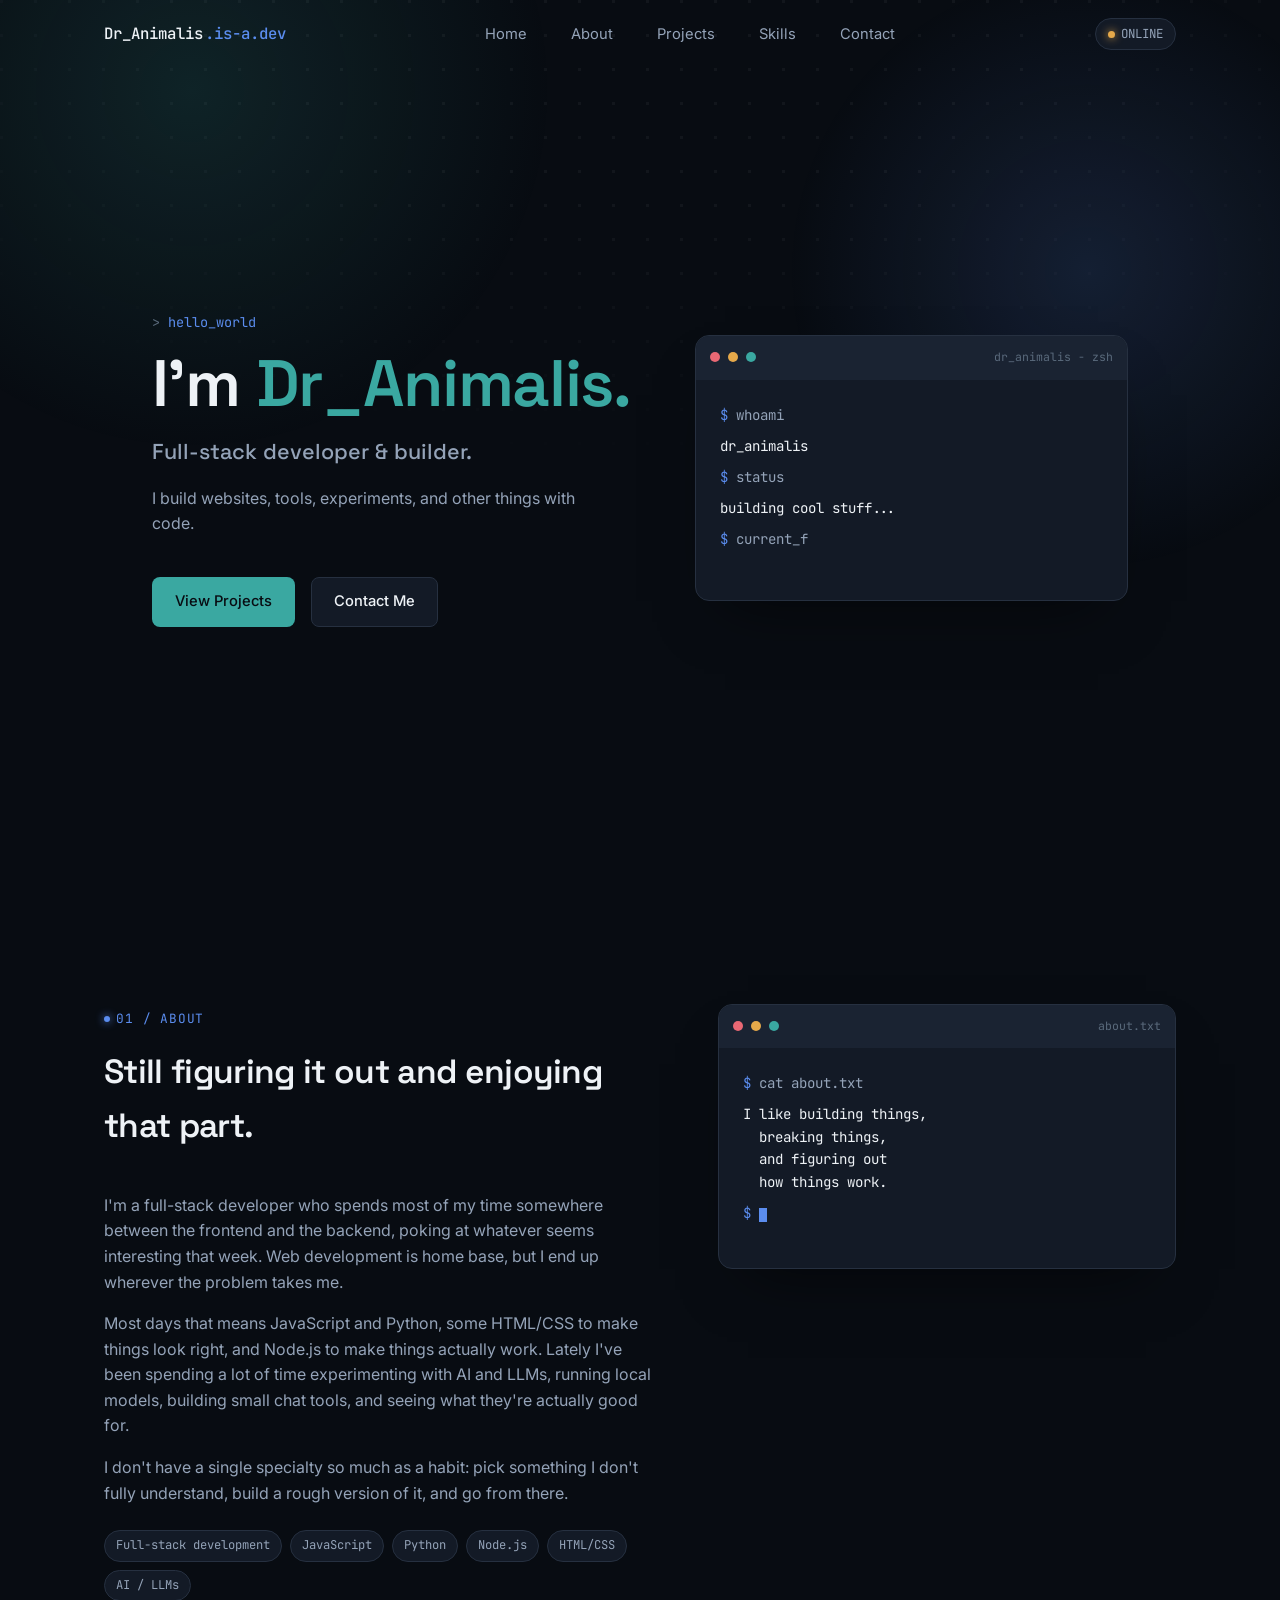
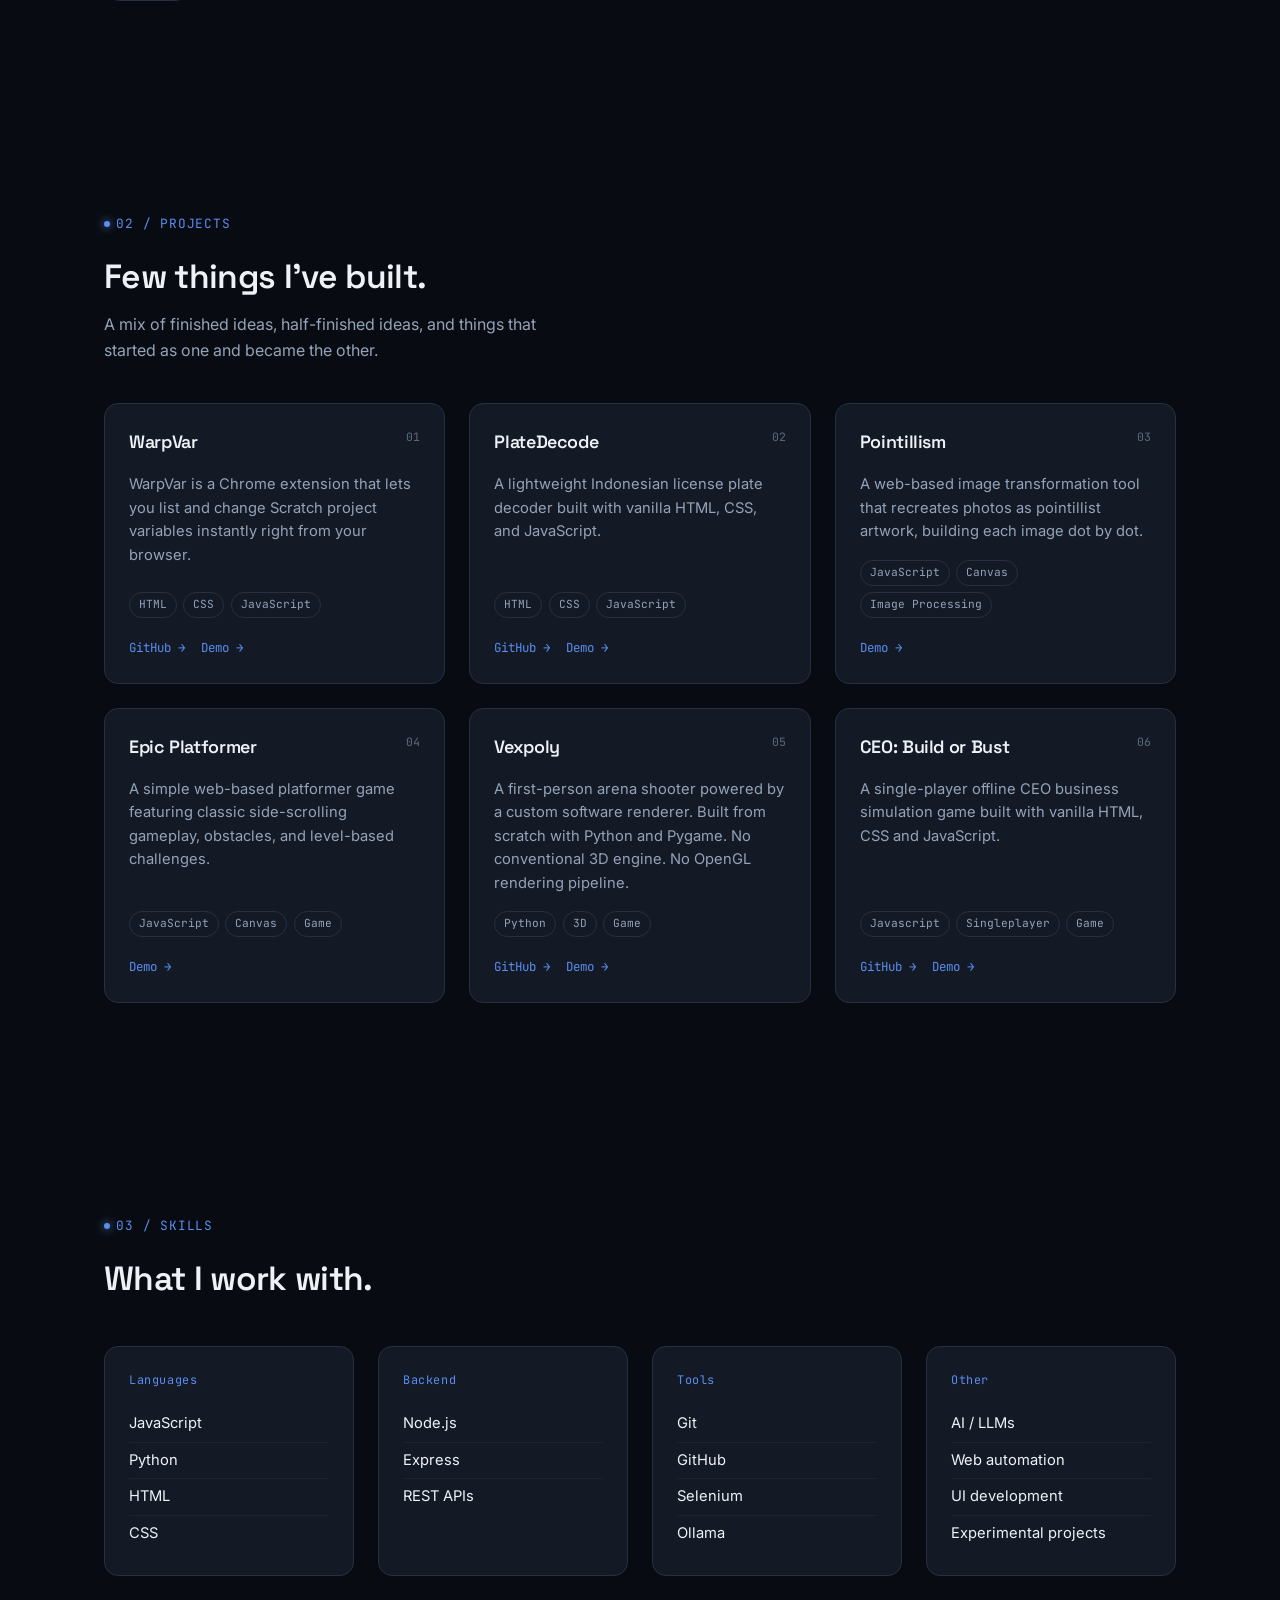
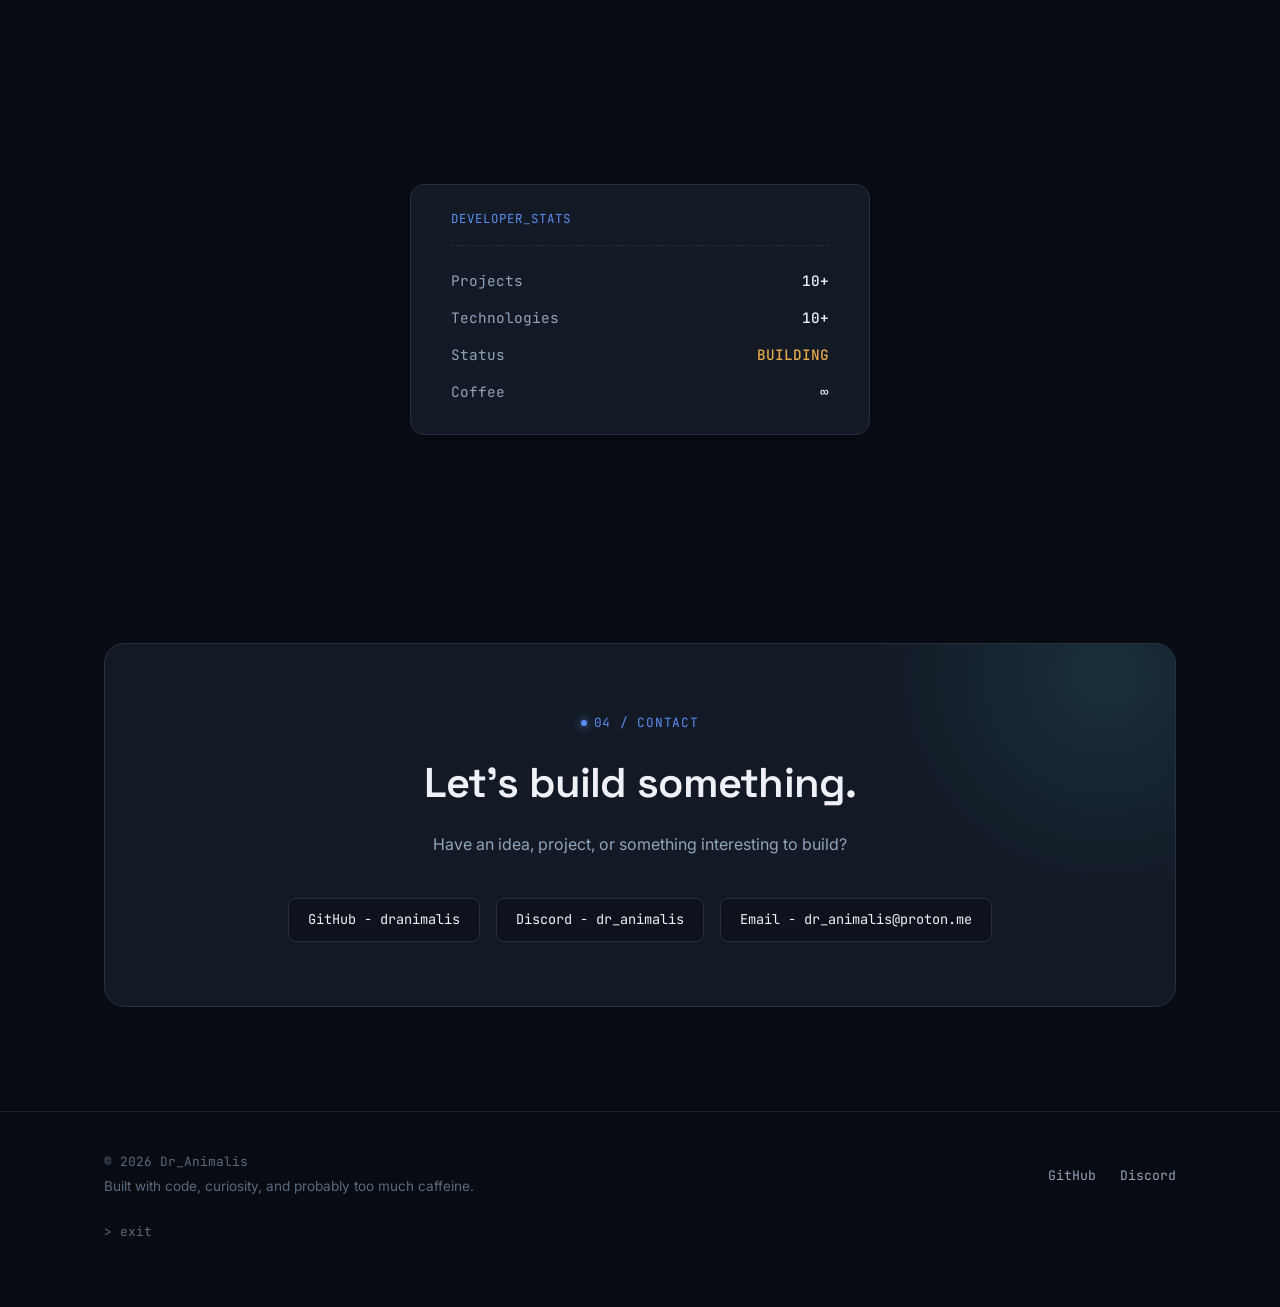
<file: index.html>
<!DOCTYPE html>
<html lang="en">
<head>
  <meta charset="UTF-8" />
  <meta name="viewport" content="width=device-width, initial-scale=1.0" />
  <title>Dr_Animalis - Full-stack developer & builder</title>
  <meta name="description" content="Portfolio of Dr_Animalis, a full-stack developer building web apps, tools, and AI experiments." />
  <meta name="google-site-verification" content="7HOlATrurBUcbU2I8DI85oX5sFNJreCmK1Lvx9L5etI" />

  <!-- Favicon updated to match the new teal accent -->
  <link rel="icon" href="data:image/svg+xml,<svg xmlns=%22http://www.w3.org/2000/svg%22 viewBox=%220 0 100 100%22><rect width=%22100%22 height=%22100%22 rx=%2222%22 fill=%22%23080c12%22/><text x=%2250%22 y=%2266%22 font-size=%2260%22 text-anchor=%22middle%22 fill=%22%233aa8a1%22 font-family=%22monospace%22>&gt;_</text></svg>" />

  <link rel="preconnect" href="https://fonts.googleapis.com" />
  <link rel="preconnect" href="https://fonts.gstatic.com" crossorigin />
  <link href="https://fonts.googleapis.com/css2?family=Space+Grotesk:wght@500;600;700&family=Inter:wght@400;500;600&family=JetBrains+Mono:wght@400;500&display=swap" rel="stylesheet" />
 <link rel="stylesheet" href="css/style.css" />
</head>

<body>

  <div class="bg-grid" aria-hidden="true"></div>
  <div class="bg-glow" aria-hidden="true"></div>

  <!-- ============================= NAV ============================= -->
  <nav class="nav" id="nav">
    <div class="nav-inner">
      <a href="#" class="logo" aria-label="Dr_Animalis home">Dr_Animalis<span class="dot">.is-a.dev</span></a>

      <ul class="nav-links">
        <li><a href="#home" class="nav-link">Home</a></li>
        <li><a href="#about" class="nav-link">About</a></li>
        <li><a href="#projects" class="nav-link">Projects</a></li>
        <li><a href="#skills" class="nav-link">Skills</a></li>
        <li><a href="#contact" class="nav-link">Contact</a></li>
      </ul>

      <div style="display:flex; align-items:center; gap: 1rem;">
        <div class="status-pill">
          <span class="status-dot" aria-hidden="true"></span>
          <span class="label">ONLINE</span>
        </div>
        <button class="nav-toggle" id="navToggle" aria-label="Open menu" aria-expanded="false" aria-controls="mobileMenu">
          <svg viewBox="0 0 24 24" fill="none" stroke="currentColor" stroke-width="2" stroke-linecap="round"><line x1="3" y1="6" x2="21" y2="6"/><line x1="3" y1="12" x2="21" y2="12"/><line x1="3" y1="18" x2="21" y2="18"/></svg>
        </button>
      </div>
    </div>
  </nav>

  <div class="mobile-menu" id="mobileMenu">
    <a href="#home" class="nav-link">Home</a>
    <a href="#about" class="nav-link">About</a>
    <a href="#projects" class="nav-link">Projects</a>
    <a href="#skills" class="nav-link">Skills</a>
    <a href="#contact" class="nav-link">Contact</a>
  </div>

  <!-- ============================= HERO ============================= -->
  <header class="hero" id="home">
    <div class="wrap hero-grid">
      <div class="reveal in">
        <span class="hero-label">hello_world</span>
        <h1 class="hero-title">I'm <span class="accent">Dr_Animalis.</span></h1>
        <p class="hero-sub">Full-stack developer &amp; builder.</p>
        <p class="hero-desc">I build websites, tools, experiments, and other things with code.</p>

        <div class="hero-cta">
          <a href="#projects" class="btn btn-primary">View Projects</a>
          <a href="#contact" class="btn btn-ghost">Contact Me</a>
        </div>
      </div>

      <div class="reveal in" style="transition-delay:0.1s;">
        <div class="terminal">
          <div class="terminal-bar">
            <span class="terminal-dot r"></span>
            <span class="terminal-dot y"></span>
            <span class="terminal-dot g"></span>
            <span class="terminal-title">dr_animalis - zsh</span>
          </div>
          <div class="terminal-body" id="heroTerminal" aria-live="polite"></div>
        </div>
      </div>
    </div>
  </header>

  <!-- ============================= ABOUT ============================= -->
  <section id="about">
    <div class="wrap about-grid">
      <div class="reveal">
        <div class="section-head">
          <span class="eyebrow">01 / ABOUT</span>
          <h2 class="section-title">Still figuring it out and enjoying that part.</h2>
        </div>
        <div class="about-text">
          <p>I'm a full-stack developer who spends most of my time somewhere between the frontend and the backend, poking at whatever seems interesting that week. Web development is home base, but I end up wherever the problem takes me.</p>
          <p>Most days that means JavaScript and Python, some HTML/CSS to make things look right, and Node.js to make things actually work. Lately I've been spending a lot of time experimenting with AI and LLMs, running local models, building small chat tools, and seeing what they're actually good for.</p>
          <p>I don't have a single specialty so much as a habit: pick something I don't fully understand, build a rough version of it, and go from there.</p>
        </div>
        <div class="about-tags">
          <span class="tag">Full-stack development</span>
          <span class="tag">JavaScript</span>
          <span class="tag">Python</span>
          <span class="tag">Node.js</span>
          <span class="tag">HTML/CSS</span>
          <span class="tag">AI / LLMs</span>
        </div>
      </div>

      <div class="reveal" style="transition-delay:0.1s;">
        <div class="terminal">
          <div class="terminal-bar">
            <span class="terminal-dot r"></span>
            <span class="terminal-dot y"></span>
            <span class="terminal-dot g"></span>
            <span class="terminal-title">about.txt</span>
          </div>
          <div class="terminal-body">
            <div class="terminal-line"><span class="prompt">$</span> cat about.txt</div>
            <div class="terminal-line out">I like building things,
  breaking things,
  and figuring out
  how things work.</div>
            <div class="terminal-line"><span class="prompt">$</span> <span class="cursor"></span></div>
          </div>
        </div>
      </div>
    </div>
  </section>

  <!-- ============================= PROJECTS ============================= -->
  <section id="projects">
    <div class="wrap">
      <div class="section-head reveal">
        <span class="eyebrow">02 / PROJECTS</span>
        <h2 class="section-title">Few things I've built.</h2>
        <p class="section-sub">A mix of finished ideas, half-finished ideas, and things that started as one and became the other.</p>
      </div>

      <div class="project-grid">

        <article class="project-card reveal">
          <div class="project-top">
            <h3 class="project-name">WarpVar</h3>
            <span class="project-index">01</span>
          </div>
          <p class="project-desc">WarpVar is a Chrome extension that lets you list and change Scratch project variables instantly right from your browser.</p>
          <div class="project-tags">
            <span class="tag">HTML</span><span class="tag">CSS</span><span class="tag">JavaScript</span>
          </div>
          <div class="project-links">
            <a href="https://github.com/WarpVar-Official/WarpVar" class="project-link">GitHub →</a>
            <a href="https://warpvar.wasmer.app/" class="project-link">Demo →</a>
          </div>
        </article>

        <article class="project-card reveal" style="transition-delay:0.05s;">
          <div class="project-top">
            <h3 class="project-name">PlateDecode</h3>
            <span class="project-index">02</span>
          </div>
          <p class="project-desc">A lightweight Indonesian license plate decoder built with vanilla HTML, CSS, and JavaScript.</p>
          <div class="project-tags">
            <span class="tag">HTML</span><span class="tag">CSS</span><span class="tag">JavaScript</span>
          </div>
          <div class="project-links">
            <a href="https://github.com/dranimalis/PlateDecode" class="project-link">GitHub →</a>
            <a href="https://dranimalis.is-a.dev/PlateDecode" class="project-link">Demo →</a>
          </div>
        </article>

        <article class="project-card reveal" style="transition-delay:0.05s;">
          <div class="project-top">
            <h3 class="project-name">Pointillism</h3>
            <span class="project-index">03</span>
          </div>
          <p class="project-desc">A web-based image transformation tool that recreates photos as pointillist artwork, building each image dot by dot.</p>
          <div class="project-tags">
            <span class="tag">JavaScript</span><span class="tag">Canvas</span><span class="tag">Image Processing</span>
          </div>
          <div class="project-links">
            <a href="https://pointillism.netlify.app/" class="project-link">Demo →</a>
          </div>
        </article>

        <article class="project-card reveal" style="transition-delay:0.1s;">
          <div class="project-top">
            <h3 class="project-name">Epic Platformer</h3>
            <span class="project-index">04</span>
          </div>
          <p class="project-desc">A simple web-based platformer game featuring classic side-scrolling gameplay, obstacles, and level-based challenges.</p>
          <div class="project-tags">
            <span class="tag">JavaScript</span><span class="tag">Canvas</span><span class="tag">Game</span>
          </div>
          <div class="project-links">
            <a href="https://epic-platformer.netlify.app/" class="project-link">Demo →</a>
          </div>
        </article>

        <article class="project-card reveal" style="transition-delay:0.1s;">
          <div class="project-top">
            <h3 class="project-name">Vexpoly</h3>
            <span class="project-index">05</span>
          </div>
          <p class="project-desc">A first-person arena shooter powered by a custom software renderer. Built from scratch with Python and Pygame. No conventional 3D engine. No OpenGL rendering pipeline.</p>
          <div class="project-tags">
            <span class="tag">Python</span><span class="tag">3D</span><span class="tag">Game</span>
          </div>
          <div class="project-links">
            <a href="https://github.com/dranimalis/vexpoly" class="project-link">GitHub →</a>
            <a href="vexpoly.elwest.xyz" class="project-link">Demo →</a>
          </div>
        </article>

        <article class="project-card reveal" style="transition-delay:0.1s;">
          <div class="project-top">
            <h3 class="project-name">CEO: Build or Bust</h3>
            <span class="project-index">06</span>
          </div>
          <p class="project-desc">A single-player offline CEO business simulation game built with vanilla HTML, CSS and JavaScript.</p>
          <div class="project-tags">
            <span class="tag">Javascript</span><span class="tag">Singleplayer</span><span class="tag">Game</span>
          </div>
          <div class="project-links">
            <a href="https://github.com/dranimalis/ceo-build-or-bust" class="project-link">GitHub →</a>
            <a href="https://ceo-build-or-bust.netlify.app/" class="project-link">Demo →</a>
          </div>
        </article>
      </div>
    </div>
  </section>

  <!-- ============================= SKILLS ============================= -->
  <section id="skills">
    <div class="wrap">
      <div class="section-head reveal">
        <span class="eyebrow">03 / SKILLS</span>
        <h2 class="section-title">What I work with.</h2>
      </div>

      <div class="skills-grid">
        <div class="skill-card reveal">
          <span class="skill-cat">Languages</span>
          <ul class="skill-list">
            <li>JavaScript</li>
            <li>Python</li>
            <li>HTML</li>
            <li>CSS</li>
          </ul>
        </div>
        <div class="skill-card reveal" style="transition-delay:0.05s;">
          <span class="skill-cat">Backend</span>
          <ul class="skill-list">
            <li>Node.js</li>
            <li>Express</li>
            <li>REST APIs</li>
          </ul>
        </div>
        <div class="skill-card reveal" style="transition-delay:0.1s;">
          <span class="skill-cat">Tools</span>
          <ul class="skill-list">
            <li>Git</li>
            <li>GitHub</li>
            <li>Selenium</li>
            <li>Ollama</li>
          </ul>
        </div>
        <div class="skill-card reveal" style="transition-delay:0.15s;">
          <span class="skill-cat">Other</span>
          <ul class="skill-list">
            <li>AI / LLMs</li>
            <li>Web automation</li>
            <li>UI development</li>
            <li>Experimental projects</li>
          </ul>
        </div>
      </div>
    </div>
  </section>

  <!-- ============================= STATS ============================= -->
  <section id="stats">
    <div class="wrap stats-wrap">
      <div class="stats-card reveal">
        <div class="stats-title">DEVELOPER_STATS</div>
        <div class="stat-row"><span class="k">Projects</span><span class="v">10+</span></div>
        <div class="stat-row"><span class="k">Technologies</span><span class="v">10+</span></div>
        <div class="stat-row"><span class="k">Status</span><span class="v building">BUILDING</span></div>
        <div class="stat-row"><span class="k">Coffee</span><span class="v">∞</span></div>
      </div>
    </div>
  </section>

  <!-- ============================= CONTACT ============================= -->
  <section id="contact">
    <div class="wrap">
      <div class="contact-card reveal">
        <span class="eyebrow" style="justify-content:center;">04 / CONTACT</span>
        <h2 class="contact-title">Let's build something.</h2>
        <p class="contact-desc">Have an idea, project, or something interesting to build?</p>
        <div class="contact-links">
          <a href="https://github.com/dranimalis" class="contact-link">GitHub - dranimalis</a>
          <a href="https://discord.com/users/1386885019397521419" class="contact-link">Discord - dr_animalis</a>
          <a href="mailto:dr_animalis@proton.me" class="contact-link">Email - dr_animalis@proton.me</a>
        </div>
      </div>
    </div>
  </section>

  <!-- ============================= FOOTER ============================= -->
  <footer class="footer">
    <div class="wrap">
      <div class="footer-inner">
        <div>
          <div class="footer-copy">© 2026 Dr_Animalis</div>
          <div class="footer-tag">Built with code, curiosity, and probably too much caffeine.</div>
        </div>
        <div class="footer-links">
          <a href="https://github.com/dranimalis" target="_blank">GitHub</a>
          <a href="https://discord.com/users/1386885019397521419" target="_blank">Discord</a>
        </div>
      </div>
      <div class="footer-exit">&gt; exit</div>
    </div>
  </footer>

  <script src="js/script.js"></script>
</body>
</html>
</file>
<file: css/style.css>
/* ============================================================
    Tosca + Blue color scheme — full CSS embedded
 ============================================================ */
:root {
    /* surfaces — deep navy/slate, cool but not purple */
    --bg: #080c12;
    --bg-soft: #0d121c;
    --surface: #131a26;
    --surface-2: #1a2332;
    --border: #263040;
    --border-soft: #1a2332;

    /* text — cool off-white & slate grays */
    --text-primary: #eef2f6;
    --text-secondary: #94a3b8;
    --text-tertiary: #5a6a7c;

    /* signal colors — tosca (teal) + blue */
    --accent: #3aa8a1;
    /* tosca / teal — primary */
    --accent-soft: rgba(58, 168, 161, 0.15);
    --accent-2: #5b8def;
    /* bright blue — secondary */
    --accent-2-soft: rgba(91, 141, 239, 0.15);
    --warn: #e6a94a;
    /* warm amber — status */
    --danger: #e96874;
    /* muted rose-red — errors */

    /* type */
    --font-display: 'Space Grotesk', 'Inter', sans-serif;
    --font-body: 'Inter', -apple-system, sans-serif;
    --font-mono: 'JetBrains Mono', ui-monospace, 'SFMono-Regular', Menlo, monospace;

    /* layout */
    --max-w: 1120px;
    --radius-sm: 8px;
    --radius-md: 14px;
    --radius-lg: 20px;
    --space-1: 0.5rem;
    --space-2: 1rem;
    --space-3: 1.5rem;
    --space-4: 2.5rem;
    --space-5: 4rem;
    --space-6: 6.5rem;

    --ease: cubic-bezier(0.16, 1, 0.3, 1);
}

/* ---------------------------------- reset -------------------------------- */
*,
*::before,
*::after {
    box-sizing: border-box;
}

html {
    scroll-behavior: smooth;
}

body {
    margin: 0;
    background: var(--bg);
    color: var(--text-primary);
    font-family: var(--font-body);
    font-size: 16px;
    line-height: 1.6;
    -webkit-font-smoothing: antialiased;
    overflow-x: hidden;
}

img {
    max-width: 100%;
    display: block;
}

a {
    color: inherit;
    text-decoration: none;
}

ul {
    list-style: none;
    margin: 0;
    padding: 0;
}

h1,
h2,
h3,
h4 {
    margin: 0;
    font-family: var(--font-display);
    font-weight: 600;
    letter-spacing: -0.02em;
}

p {
    margin: 0;
}

button {
    font: inherit;
    cursor: pointer;
}

::selection {
    background: var(--accent);
    color: #080c12;
}

/* focus visibility */
a:focus-visible,
button:focus-visible,
.nav-link:focus-visible {
    outline: 2px solid var(--accent-2);
    outline-offset: 3px;
    border-radius: 4px;
}

@media (prefers-reduced-motion: reduce) {

    *,
    *::before,
    *::after {
        animation-duration: 0.001ms !important;
        animation-iteration-count: 1 !important;
        transition-duration: 0.001ms !important;
        scroll-behavior: auto !important;
    }
}

/* ------------------------------- background ------------------------------ */
.bg-grid {
    position: fixed;
    inset: 0;
    z-index: -2;
    background-image: radial-gradient(circle at 1.5px 1.5px, rgba(255, 255, 255, 0.045) 1.5px, transparent 0);
    background-size: 34px 34px;
    mask-image: radial-gradient(ellipse 80% 60% at 50% 0%, #000 40%, transparent 90%);
}

.bg-glow {
    position: fixed;
    z-index: -1;
    inset: 0;
    pointer-events: none;
    background:
        radial-gradient(600px circle at 15% 10%, var(--accent-soft), transparent 60%),
        radial-gradient(500px circle at 85% 30%, var(--accent-2-soft), transparent 60%);
}

/* --------------------------------- layout -------------------------------- */
.wrap {
    max-width: var(--max-w);
    margin: 0 auto;
    padding: 0 var(--space-3);
}

section {
    padding: var(--space-6) 0;
    position: relative;
}

.section-head {
    margin-bottom: var(--space-4);
}

.eyebrow {
    display: inline-flex;
    align-items: center;
    gap: 0.5em;
    font-family: var(--font-mono);
    font-size: 0.8rem;
    color: var(--accent-2);
    letter-spacing: 0.06em;
    margin-bottom: var(--space-2);
}

.eyebrow::before {
    content: '';
    width: 6px;
    height: 6px;
    border-radius: 50%;
    background: var(--accent-2);
    box-shadow: 0 0 8px var(--accent-2);
}

.section-title {
    font-size: clamp(1.6rem, 3vw, 2.1rem);
}

.section-sub {
    color: var(--text-secondary);
    margin-top: var(--space-1);
    max-width: 46ch;
}

/* ---------------------------------- nav ---------------------------------- */
.nav {
    position: fixed;
    top: 0;
    left: 0;
    right: 0;
    z-index: 100;
    border-bottom: 1px solid transparent;
    transition: background 0.3s var(--ease), border-color 0.3s var(--ease);
}

.nav.scrolled {
    background: rgba(8, 12, 18, 0.78);
    backdrop-filter: blur(14px) saturate(140%);
    -webkit-backdrop-filter: blur(14px) saturate(140%);
    border-bottom-color: var(--border-soft);
}

.nav-inner {
    max-width: var(--max-w);
    margin: 0 auto;
    padding: 0 var(--space-3);
    height: 68px;
    display: flex;
    align-items: center;
    justify-content: space-between;
}

.logo {
    font-family: var(--font-mono);
    font-weight: 500;
    font-size: 0.98rem;
    color: var(--text-primary);
    display: flex;
    align-items: center;
    gap: 2px;
}

.logo .dot {
    color: var(--accent-2);
}

.nav-links {
    display: flex;
    align-items: center;
    gap: var(--space-4);
}

.nav-link {
    position: relative;
    font-size: 0.92rem;
    color: var(--text-secondary);
    padding: 6px 2px;
    transition: color 0.2s var(--ease);
}

.nav-link::after {
    content: '';
    position: absolute;
    left: 0;
    right: 100%;
    bottom: 0;
    height: 1px;
    background: var(--accent-2);
    transition: right 0.25s var(--ease);
}

.nav-link:hover {
    color: var(--text-primary);
}

.nav-link:hover::after {
    right: 0;
}

.status-pill {
    display: flex;
    align-items: center;
    gap: 0.5em;
    font-family: var(--font-mono);
    font-size: 0.78rem;
    color: var(--text-secondary);
    border: 1px solid var(--border);
    padding: 5px 12px;
    border-radius: 999px;
    background: var(--surface);
}

.status-dot {
    width: 7px;
    height: 7px;
    border-radius: 50%;
    background: var(--warn);
    box-shadow: 0 0 8px var(--warn);
    animation: pulse 2.4s var(--ease) infinite;
}

@keyframes pulse {

    0%,
    100% {
        opacity: 1;
        transform: scale(1);
    }

    50% {
        opacity: 0.55;
        transform: scale(0.82);
    }
}

.nav-toggle {
    display: none;
    background: none;
    border: 1px solid var(--border);
    border-radius: var(--radius-sm);
    width: 40px;
    height: 40px;
    align-items: center;
    justify-content: center;
    color: var(--text-primary);
}

.nav-toggle svg {
    width: 18px;
    height: 18px;
}

.mobile-menu {
    position: fixed;
    inset: 68px 0 0 0;
    z-index: 99;
    background: rgba(8, 12, 18, 0.98);
    backdrop-filter: blur(10px);
    display: flex;
    flex-direction: column;
    padding: var(--space-4) var(--space-3);
    gap: var(--space-2);
    transform: translateY(-8px);
    opacity: 0;
    pointer-events: none;
    transition: opacity 0.25s var(--ease), transform 0.25s var(--ease);
}

.mobile-menu.open {
    opacity: 1;
    transform: translateY(0);
    pointer-events: auto;
}

.mobile-menu .nav-link {
    font-size: 1.2rem;
    padding: 0.6rem 0;
    border-bottom: 1px solid var(--border-soft);
    color: var(--text-primary);
}

/* --------------------------------- hero ---------------------------------- */
.hero {
    min-height: 100svh;
    display: flex;
    align-items: center;
    padding-top: 100px;
    padding-bottom: var(--space-5);
}

.hero-grid {
    display: grid;
    grid-template-columns: 1.05fr 0.95fr;
    gap: var(--space-5);
    align-items: center;
}

.hero-label {
    font-family: var(--font-mono);
    font-size: 0.85rem;
    color: var(--accent-2);
    margin-bottom: var(--space-2);
    display: inline-block;
}

.hero-label::before {
    content: '> ';
    color: var(--text-tertiary);
}

.hero-title {
    font-size: clamp(2.4rem, 5.6vw, 4.1rem);
    line-height: 1.06;
}

.hero-title .accent {
    color: var(--accent);
}

.hero-sub {
    font-family: var(--font-display);
    font-size: clamp(1.05rem, 2vw, 1.35rem);
    color: var(--text-secondary);
    margin-top: var(--space-2);
    font-weight: 500;
}

.hero-desc {
    color: var(--text-secondary);
    margin-top: var(--space-2);
    max-width: 46ch;
    font-size: 1rem;
}

.hero-cta {
    display: flex;
    gap: var(--space-2);
    margin-top: var(--space-4);
    flex-wrap: wrap;
}

.btn {
    display: inline-flex;
    align-items: center;
    gap: 0.5em;
    padding: 0.85em 1.5em;
    border-radius: var(--radius-sm);
    font-size: 0.92rem;
    font-weight: 500;
    border: 1px solid transparent;
    transition: transform 0.2s var(--ease), box-shadow 0.2s var(--ease), background 0.2s var(--ease), border-color 0.2s var(--ease);
}

.btn:active {
    transform: translateY(1px);
}

.btn-primary {
    background: var(--accent);
    color: #080c12;
}

.btn-primary:hover {
    box-shadow: 0 0 0 1px var(--accent), 0 8px 24px -8px var(--accent);
    transform: translateY(-2px);
}

.btn-ghost {
    border-color: var(--border);
    color: var(--text-primary);
    background: var(--surface);
}

.btn-ghost:hover {
    border-color: var(--accent-2);
    color: var(--accent-2);
    transform: translateY(-2px);
}

/* terminal window */
.terminal {
    background: var(--surface);
    border: 1px solid var(--border);
    border-radius: var(--radius-md);
    overflow: hidden;
    box-shadow: 0 30px 60px -30px rgba(0, 0, 0, 0.6);
}

.terminal-bar {
    display: flex;
    align-items: center;
    gap: 8px;
    padding: 12px 14px;
    border-bottom: 1px solid var(--border-soft);
    background: var(--surface-2);
}

.terminal-dot {
    width: 10px;
    height: 10px;
    border-radius: 50%;
}

.terminal-dot.r {
    background: #e96874;
}

.terminal-dot.y {
    background: #e6a94a;
}

.terminal-dot.g {
    background: #3aa8a1;
}

.terminal-title {
    margin-left: auto;
    font-family: var(--font-mono);
    font-size: 0.72rem;
    color: var(--text-tertiary);
}

.terminal-body {
    padding: var(--space-3);
    font-family: var(--font-mono);
    font-size: 0.88rem;
    color: var(--text-secondary);
    min-height: 220px;
}

.terminal-body .prompt {
    color: var(--accent-2);
}

.terminal-body .out {
    color: var(--text-primary);
}

.terminal-body .muted {
    color: var(--text-tertiary);
}

.terminal-line {
    margin-bottom: 0.6em;
    white-space: pre-wrap;
}

.cursor {
    display: inline-block;
    width: 8px;
    height: 1em;
    background: var(--accent-2);
    vertical-align: text-bottom;
    animation: blink 1s steps(1) infinite;
}

@keyframes blink {
    50% {
        opacity: 0;
    }
}

/* --------------------------------- about --------------------------------- */
.about-grid {
    display: grid;
    grid-template-columns: 1.2fr 1fr;
    gap: var(--space-5);
    align-items: start;
}

.about-text p {
    color: var(--text-secondary);
    margin-bottom: var(--space-2);
    max-width: 58ch;
}

.about-text p:last-child {
    margin-bottom: 0;
}

.about-tags {
    display: flex;
    flex-wrap: wrap;
    gap: 0.5em;
    margin-top: var(--space-3);
}

.tag {
    font-family: var(--font-mono);
    font-size: 0.76rem;
    color: var(--text-secondary);
    border: 1px solid var(--border);
    padding: 5px 11px;
    border-radius: 999px;
    background: var(--surface);
    transition: border-color 0.2s var(--ease), color 0.2s var(--ease);
}

.tag:hover {
    border-color: var(--accent-2);
    color: var(--accent-2);
}

.card {
    background: var(--surface);
    border: 1px solid var(--border);
    border-radius: var(--radius-md);
}

/* -------------------------------- projects -------------------------------- */
.project-grid {
    display: grid;
    grid-template-columns: repeat(auto-fill, minmax(300px, 1fr));
    gap: var(--space-3);
}

.project-card {
    background: var(--surface);
    border: 1px solid var(--border);
    border-radius: var(--radius-md);
    padding: var(--space-3);
    display: flex;
    flex-direction: column;
    gap: var(--space-2);
    transition: transform 0.3s var(--ease), border-color 0.3s var(--ease), box-shadow 0.3s var(--ease);
    position: relative;
    overflow: hidden;
}

.project-card::before {
    content: '';
    position: absolute;
    inset: 0;
    background: linear-gradient(135deg, var(--accent-soft), transparent 55%);
    opacity: 0;
    transition: opacity 0.3s var(--ease);
    pointer-events: none;
}

.project-card:hover {
    transform: translateY(-5px);
    border-color: var(--border, #333);
    box-shadow: 0 24px 40px -24px rgba(0, 0, 0, 0.55);
}

.project-card:hover::before {
    opacity: 1;
}

.project-top {
    display: flex;
    align-items: flex-start;
    justify-content: space-between;
    gap: var(--space-2);
}

.project-name {
    font-size: 1.12rem;
}

.project-index {
    font-family: var(--font-mono);
    font-size: 0.72rem;
    color: var(--text-tertiary);
}

.project-desc {
    color: var(--text-secondary);
    font-size: 0.92rem;
    flex-grow: 1;
}

.project-tags {
    display: flex;
    flex-wrap: wrap;
    gap: 0.4em;
}

.project-tags .tag {
    font-size: 0.7rem;
    padding: 3px 9px;
}

.project-links {
    display: flex;
    gap: var(--space-2);
    margin-top: 0.25em;
}

.project-link {
    font-family: var(--font-mono);
    font-size: 0.78rem;
    color: var(--accent-2);
    display: inline-flex;
    align-items: center;
    gap: 0.35em;
    border-bottom: 1px solid transparent;
    transition: border-color 0.2s var(--ease);
}

.project-link:hover {
    border-color: var(--accent-2);
}

/* --------------------------------- skills --------------------------------- */
.skills-grid {
    display: grid;
    grid-template-columns: repeat(4, 1fr);
    gap: var(--space-3);
}

.skill-card {
    background: var(--surface);
    border: 1px solid var(--border);
    border-radius: var(--radius-md);
    padding: var(--space-3);
    transition: border-color 0.25s var(--ease), transform 0.25s var(--ease);
}

.skill-card:hover {
    border-color: var(--accent);
    transform: translateY(-3px);
}

.skill-cat {
    font-family: var(--font-mono);
    font-size: 0.74rem;
    color: var(--accent-2);
    letter-spacing: 0.05em;
    margin-bottom: var(--space-2);
    display: block;
}

.skill-list li {
    padding: 6px 0;
    color: var(--text-primary);
    font-size: 0.92rem;
    border-top: 1px solid var(--border-soft);
}

.skill-list li:first-child {
    border-top: none;
}

/* --------------------------------- stats --------------------------------- */
.stats-wrap {
    display: flex;
    justify-content: center;
}

.stats-card {
    font-family: var(--font-mono);
    background: var(--surface);
    border: 1px solid var(--border);
    border-radius: var(--radius-md);
    padding: var(--space-3) var(--space-4);
    width: 100%;
    max-width: 460px;
}

.stats-title {
    font-size: 0.78rem;
    color: var(--accent-2);
    letter-spacing: 0.08em;
    padding-bottom: var(--space-2);
    margin-bottom: var(--space-2);
    border-bottom: 1px dashed var(--border);
}

.stat-row {
    display: flex;
    justify-content: space-between;
    padding: 7px 0;
    font-size: 0.9rem;
}

.stat-row .k {
    color: var(--text-secondary);
}

.stat-row .v {
    color: var(--text-primary);
    font-weight: 500;
}

.stat-row .v.building {
    color: var(--warn);
}

/* --------------------------------- contact --------------------------------- */
.contact-card {
    background: var(--surface);
    border: 1px solid var(--border);
    border-radius: var(--radius-lg);
    padding: var(--space-5);
    text-align: center;
    position: relative;
    overflow: hidden;
}

.contact-card::after {
    content: '';
    position: absolute;
    width: 500px;
    height: 500px;
    background: radial-gradient(circle, var(--accent-soft), transparent 65%);
    top: -220px;
    right: -180px;
    pointer-events: none;
}

.contact-title {
    font-size: clamp(1.8rem, 4vw, 2.6rem);
    margin-bottom: var(--space-2);
}

.contact-desc {
    color: var(--text-secondary);
    max-width: 44ch;
    margin: 0 auto var(--space-4);
}

.contact-links {
    display: flex;
    justify-content: center;
    flex-wrap: wrap;
    gap: var(--space-2);
}

.contact-link {
    display: flex;
    align-items: center;
    gap: 0.6em;
    padding: 0.75em 1.4em;
    border: 1px solid var(--border);
    border-radius: var(--radius-sm);
    font-family: var(--font-mono);
    font-size: 0.85rem;
    background: var(--bg-soft);
    transition: border-color 0.2s var(--ease), transform 0.2s var(--ease), color 0.2s var(--ease);
}

.contact-link:hover {
    border-color: var(--accent-2);
    color: var(--accent-2);
    transform: translateY(-2px);
}

/* --------------------------------- footer --------------------------------- */
.footer {
    border-top: 1px solid var(--border-soft);
    padding: var(--space-4) 0 var(--space-5);
}

.footer-inner {
    display: flex;
    justify-content: space-between;
    align-items: center;
    flex-wrap: wrap;
    gap: var(--space-2);
}

.footer-copy {
    font-family: var(--font-mono);
    font-size: 0.8rem;
    color: var(--text-tertiary);
}

.footer-tag {
    color: var(--text-tertiary);
    font-size: 0.85rem;
    margin-top: 4px;
}

.footer-links {
    display: flex;
    gap: var(--space-3);
}

.footer-links a {
    font-family: var(--font-mono);
    font-size: 0.82rem;
    color: var(--text-secondary);
    transition: color 0.2s var(--ease);
}

.footer-links a:hover {
    color: var(--accent-2);
}

.footer-exit {
    font-family: var(--font-mono);
    color: var(--text-tertiary);
    font-size: 0.8rem;
    margin-top: var(--space-3);
}

/* -------------------------------- reveal on scroll -------------------------------- */
.reveal {
    opacity: 0;
    transform: translateY(18px);
    transition: opacity 0.7s var(--ease), transform 0.7s var(--ease);
}

.reveal.in {
    opacity: 1;
    transform: translateY(0);
}

/* ----------------------------------- 404 ----------------------------------- */
.error-page {
    min-height: 100svh;
    display: flex;
    align-items: center;
    justify-content: center;
    padding: var(--space-3);
}

.error-frame {
    width: 100%;
    max-width: 560px;
    background: var(--surface);
    border: 1px solid var(--border);
    border-radius: var(--radius-lg);
    overflow: hidden;
    box-shadow: 0 40px 80px -40px rgba(0, 0, 0, 0.7);
}

.error-body {
    padding: var(--space-5) var(--space-4);
    text-align: center;
}

.error-code {
    font-family: var(--font-display);
    font-size: clamp(3rem, 12vw, 4.5rem);
    color: var(--accent);
    line-height: 1;
    text-shadow: 0 0 40px var(--accent-soft);
}

.error-label {
    font-family: var(--font-mono);
    font-size: 0.8rem;
    letter-spacing: 0.12em;
    color: var(--text-tertiary);
    margin-top: var(--space-1);
}

.error-terminal {
    margin-top: var(--space-4);
    text-align: left;
    font-family: var(--font-mono);
    font-size: 0.86rem;
    background: var(--bg-soft);
    border: 1px solid var(--border-soft);
    border-radius: var(--radius-sm);
    padding: var(--space-2) var(--space-3);
    color: var(--text-secondary);
}

.error-terminal .prompt {
    color: var(--accent-2);
}

.error-terminal .line {
    margin-bottom: 0.5em;
}

.error-terminal .line:last-child {
    margin-bottom: 0;
}

.error-cta {
    margin-top: var(--space-4);
}

/* ------------------------------------ responsive ------------------------------------ */
@media (max-width: 900px) {
    .hero-grid {
        grid-template-columns: 1fr;
        gap: var(--space-4);
    }

    .about-grid {
        grid-template-columns: 1fr;
    }

    .skills-grid {
        grid-template-columns: repeat(2, 1fr);
    }
}

@media (max-width: 720px) {
    .nav-links {
        display: none;
    }

    .nav-toggle {
        display: flex;
    }

    section {
        padding: var(--space-5) 0;
    }
}

@media (max-width: 520px) {
    .skills-grid {
        grid-template-columns: 1fr;
    }

    .status-pill span.label {
        display: none;
    }

    .hero-cta {
        flex-direction: column;
        align-items: stretch;
    }

    .footer-inner {
        flex-direction: column;
        align-items: flex-start;
    }
}
</file>
